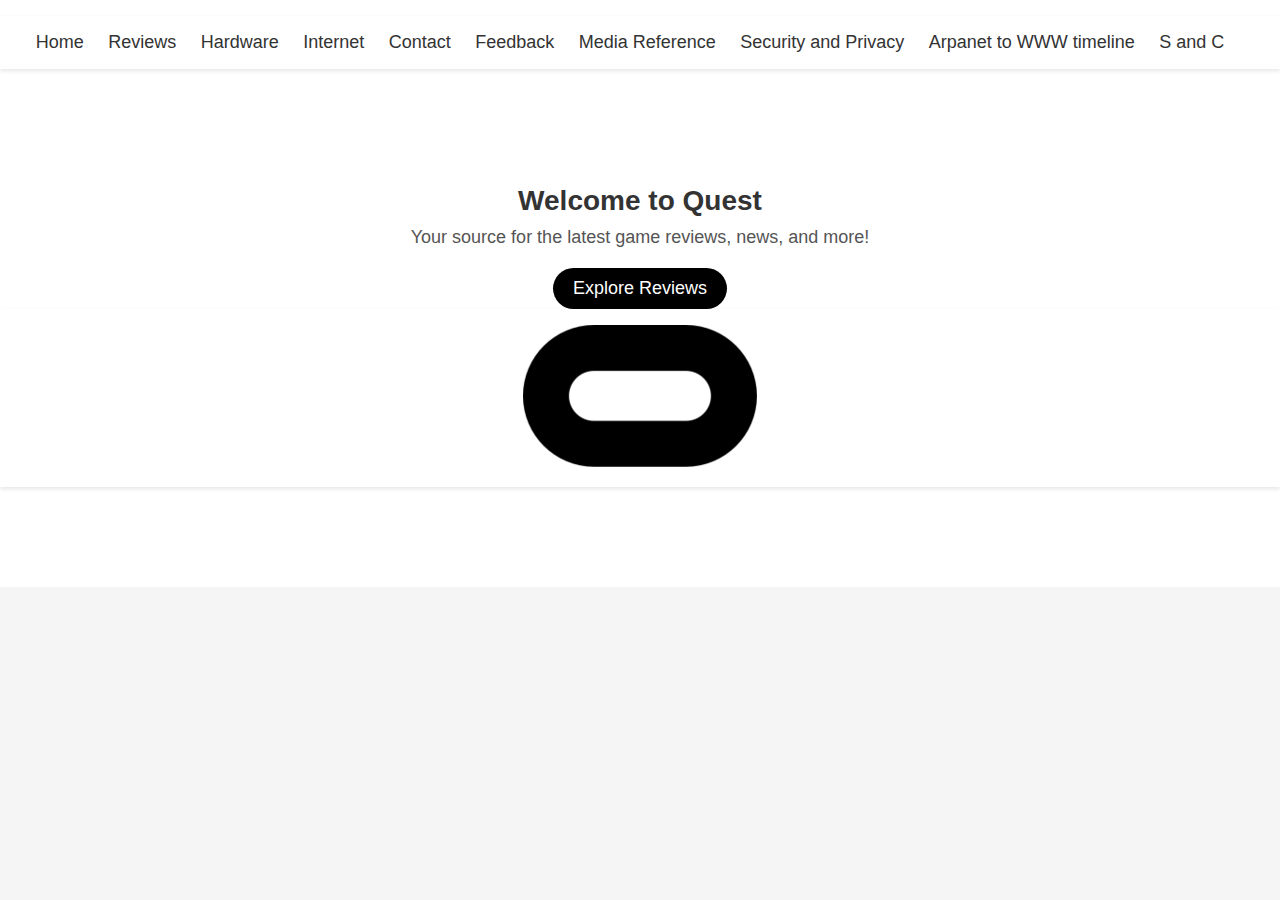
<file: index.html>
<!DOCTYPE html>
<html lang="en">
<script>document.addEventListener('DOMContentLoaded', function () {
  const moreInfoButton = document.getElementById('more-info-button');
  const moreInfoPopup = document.getElementById('more-info-popup');

  moreInfoButton.addEventListener('click', function () {
    moreInfoPopup.style.display = moreInfoPopup.style.display === 'block' ? 'none' : 'block';
  });

  window.addEventListener('click', function (event) {
    if (!moreInfoButton.contains(event.target)) {
      moreInfoPopup.style.display = 'none';
    }
  });
});
</script>
<head>
  <meta charset="UTF-8">
  <meta name="viewport" content="width=device-width, initial-scale=1.0">
  <link rel="stylesheet" href="styles.css">
  <title>Quest</title>
</head>
<header>
  <header>
    <nav>
      <ul>
        <li><a href="index.html">Home</a></li>
        <li><a href="reviews.html">Reviews</a></li>
        <li><a href="hardware.html">Hardware</a></li>
         <li><a href="internet.html">Internet</a></li>
        <li><a href="https://youtube.com/clip/Ugkx30p8QBdrBQZrfdUKmFZ5jx1QQk4d1pdX" target="_blank">Contact</a></li>
        <li><a href="feedback.html">Feedback</a></li>
        <li><a href="reference.html">Media Reference</a></li>
        <li><a href="securityandprivacy.html">Security and Privacy</a></li>
        <li><a href="Arpanet to WWW.html">Arpanet to WWW timeline</a></li>
        <li><a href="Styles and Clientele.html">S and C</a></li>
      </ul>
    </nav>
    </header>
      <main>
      </main>
  </header>
  <main>
  <section class="hero">
    <h2>Welcome to Quest</h2>
    <p>Your source for the latest game reviews, news, and more!</p>
    <a href="reviews.html" class="cta-button">Explore Reviews</a>
    <main>
<header><img src="logo.png" alt="Game Review"></header>
  </main>
  </section>
</main>
</body>
</html>
</file>
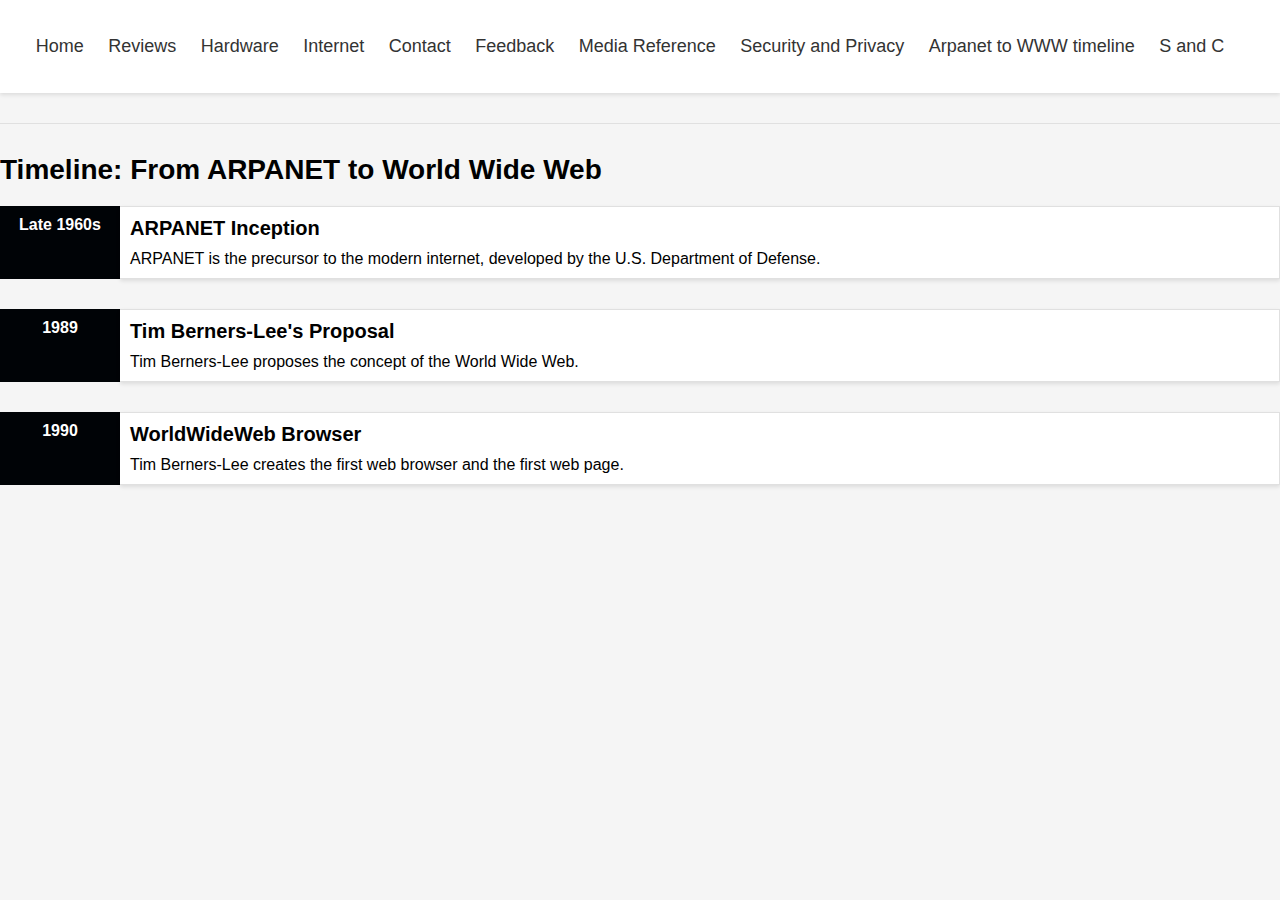
<file: Arpanet to WWW.html>
<html lang="en">
<head>
  <meta charset="UTF-8">
  <meta name="viewport" content="width=device-width, initial-scale=1.0">
  <link rel="stylesheet" href="styles.css">
  <title>Hardware - Quest</title>
</head>
<body> 
<header>
    <nav>
      <ul>
        <li><a href="index.html">Home</a></li>
        <li><a href="reviews.html">Reviews</a></li>
        <li><a href="hardware.html">Hardware</a></li>
         <li><a href="internet.html">Internet</a></li>
        <li><a href="https://youtube.com/clip/Ugkx30p8QBdrBQZrfdUKmFZ5jx1QQk4d1pdX" target="_blank">Contact</a></li>
        <li><a href="feedback.html">Feedback</a></li>
        <li><a href="reference.html">Media Reference</a></li>
        <li><a href="securityandprivacy.html">Security and Privacy</a></li>
        <li><a href="Arpanet to WWW.html">Arpanet to WWW timeline</a></li>
        <li><a href="Styles and Clientele.html">S and C</a></li>
      </ul>
    </nav>
    </header>
      </div>
  <main>
    <section class="timeline-section">
      <h2>Timeline: From ARPANET to World Wide Web</h2>
      <div class="timeline-item">
        <div class="timeline-date">Late 1960s</div>
        <div class="timeline-content">
          <h3>ARPANET Inception</h3>
          <p>ARPANET is the precursor to the modern internet, developed by the U.S. Department of Defense.</p>
        </div>
      </div>
      <div class="timeline-item">
        <div class="timeline-date">1989</div>
        <div class="timeline-content">
          <h3>Tim Berners-Lee's Proposal</h3>
          <p>Tim Berners-Lee proposes the concept of the World Wide Web.</p>
        </div>
      </div>
      <div class="timeline-item">
        <div class="timeline-date">1990</div>
        <div class="timeline-content">
          <h3>WorldWideWeb Browser</h3>
          <p>Tim Berners-Lee creates the first web browser and the first web page.</p>
        </div>
      </div>
      <!-- ... (add more timeline items) ... -->
    </section>
  </main>
</file>
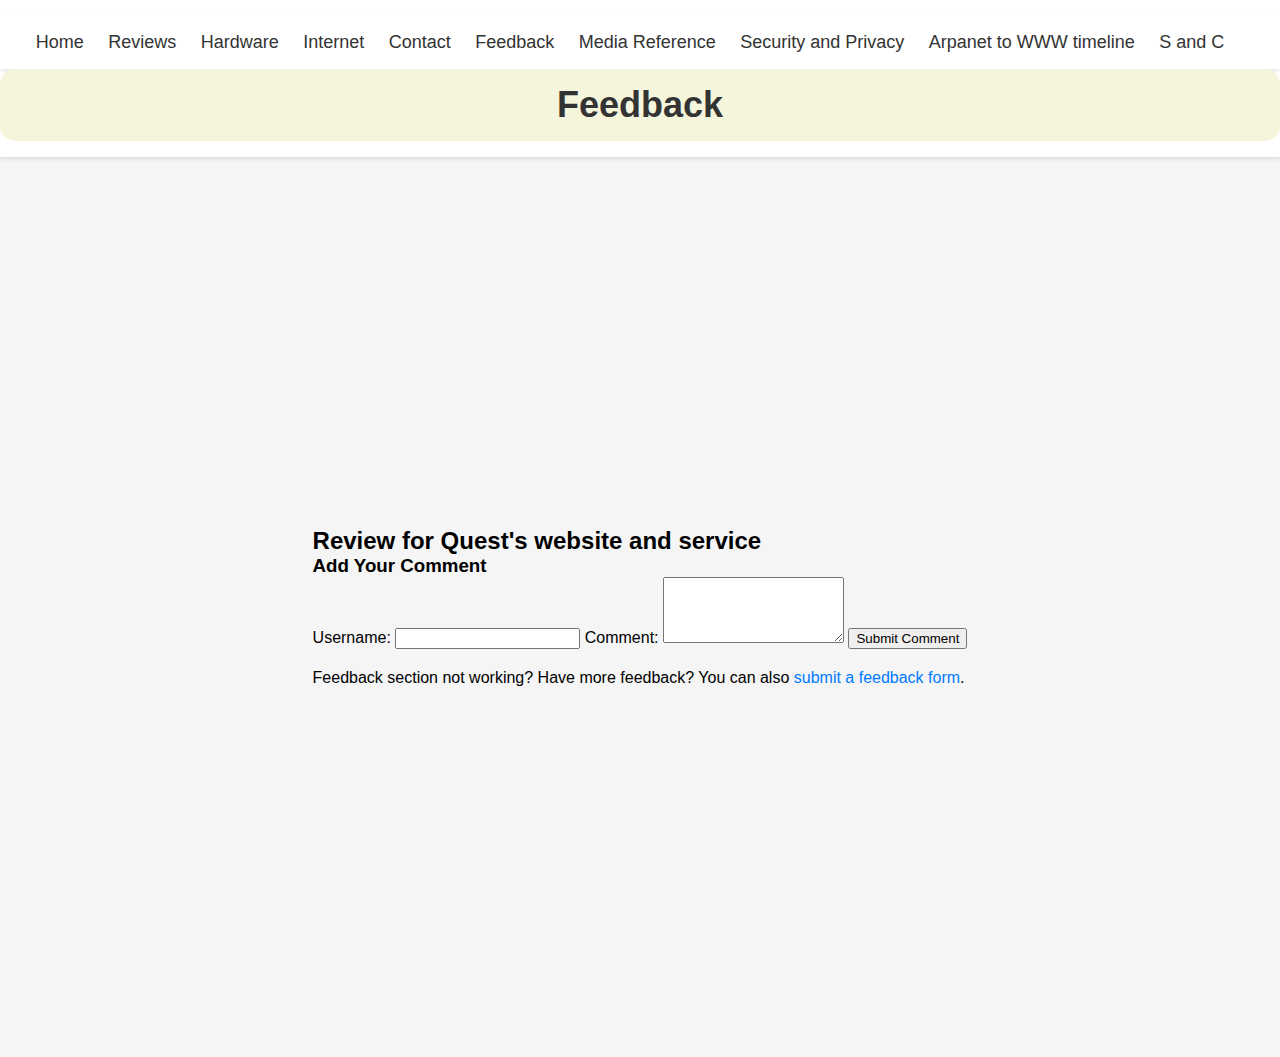
<file: feedback.html>
<!DOCTYPE html>
<html lang="en">
<head>
  <meta charset="UTF-8">
  <meta name="viewport" content="width=device-width, initial-scale=1.0">
  <link rel="stylesheet" href="styles.css">
  <title>Feedback - Quest</title>
</head>
<header>
      <body>
        <header>
          <nav>
            <ul>
        <li><a href="index.html">Home</a></li>
        <li><a href="reviews.html">Reviews</a></li>
        <li><a href="hardware.html">Hardware</a></li>
         <li><a href="internet.html">Internet</a></li>
        <li><a href="https://youtube.com/clip/Ugkx30p8QBdrBQZrfdUKmFZ5jx1QQk4d1pdX" target="_blank">Contact</a></li>
        <li><a href="feedback.html">Feedback</a></li>
        <li><a href="reference.html">Media Reference</a></li>
        <li><a href="securityandprivacy.html">Security and Privacy</a></li>
        <li><a href="Arpanet to WWW.html">Arpanet to WWW timeline</a></li>
        <li><a href="Styles and Clientele.html">S and C</a></li>
            </ul>
          </nav>
          </header>
          <div class="rounded-box">
            <h1>Feedback
            </h1>
            <main>
            </main>
        </header>
        <main>
            <div class="centered-content">
            <section class="game-review">
              <h2>Review for Quest's website and service</h2>
              <head>
                <meta charset="UTF-8">
                <meta name="viewport" content="width=device-width, initial-scale=1.0">
                <link rel="stylesheet" href="styles.css">
                <title>Quest</title>
              </head>
      <div class="add-comment">
        <h3>Add Your Comment</h3>
        <form id="comment-form" action="submit_comment.php" method="post">
          <label for="username">Username:</label>
          <input type="text" id="username" name="username" required>
          <label for="comment">Comment:</label>
          <textarea id="comment" name="comment" rows="4" required></textarea>
          <button type="submit">Submit Comment</button>
        </form>
        <div class="feedback-form">
        <p>Feedback section not working? Have more feedback? You can also <a href="https://form.jotform.com/232353170998867" target="_blank">submit a feedback form</a>.</p>
    </div>
    </div>
      </div>
    </section>
  </main>
  <script src="script.js"></script>
</body>
</section>
</main>
<script src="script.js"></script>
</body>
</html>
</file>
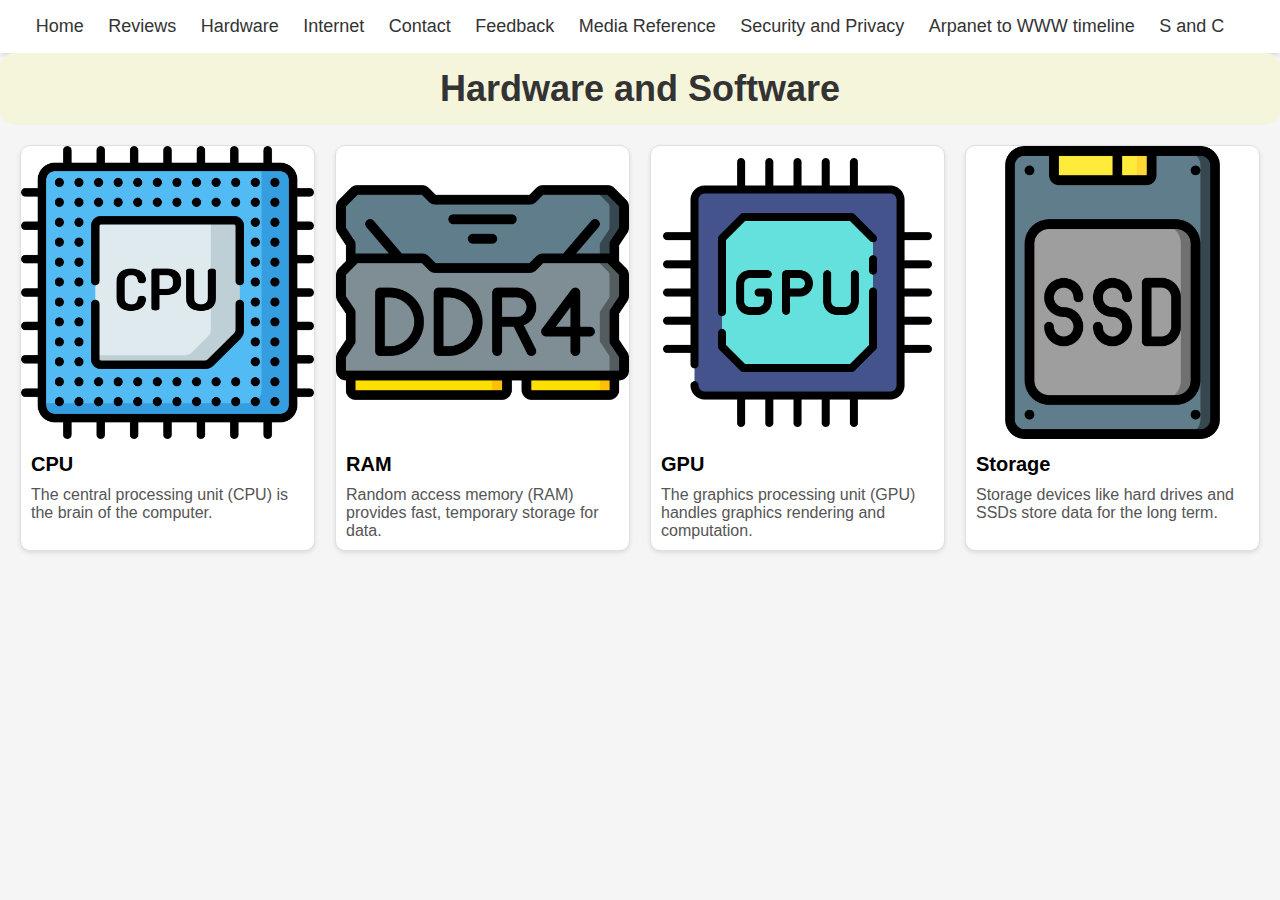
<file: hardware.html>
<!DOCTYPE html>
<html lang="en">
<head>
  <meta charset="UTF-8">
  <meta name="viewport" content="width=device-width, initial-scale=1.0">
  <link rel="stylesheet" href="styles.css">
  <title>Hardware - Quest</title>
</head>
<body> 
<header>
    <nav>
      <ul>
        <li><a href="index.html">Home</a></li>
        <li><a href="reviews.html">Reviews</a></li>
        <li><a href="hardware.html">Hardware</a></li>
         <li><a href="internet.html">Internet</a></li>
        <li><a href="https://youtube.com/clip/Ugkx30p8QBdrBQZrfdUKmFZ5jx1QQk4d1pdX" target="_blank">Contact</a></li>
        <li><a href="feedback.html">Feedback</a></li>
        <li><a href="reference.html">Media Reference</a></li>
        <li><a href="securityandprivacy.html">Security and Privacy</a></li>
        <li><a href="Arpanet to WWW.html">Arpanet to WWW timeline</a></li>
        <li><a href="Styles and Clientele.html">S and C</a></li>
      </ul>
    </nav>
    </header>
      <div class="rounded-box">
    <h1>Hardware and Software</h1>
      </div>
  <main>
    <section class="computer-components">
      <div class="component">
        <img src="cpu.png" alt="CPU">
        <h2>CPU</h2>
        <p>The central processing unit (CPU) is the brain of the computer.</p>
      </div>
      <div class="component">
        <img src="ram.png" alt="RAM">
        <h2>RAM</h2>
        <p>Random access memory (RAM) provides fast, temporary storage for data.</p>
      </div>
      <div class="component">
        <img src="gpu.png" alt="GPU">
        <h2>GPU</h2>
        <p>The graphics processing unit (GPU) handles graphics rendering and computation.</p>
      </div>
      <div class="component">
        <img src="storage.png" alt="Storage">
        <h2>Storage</h2>
        <p>Storage devices like hard drives and SSDs store data for the long term.</p>
      </div>
    </section>
  </main>
</file>
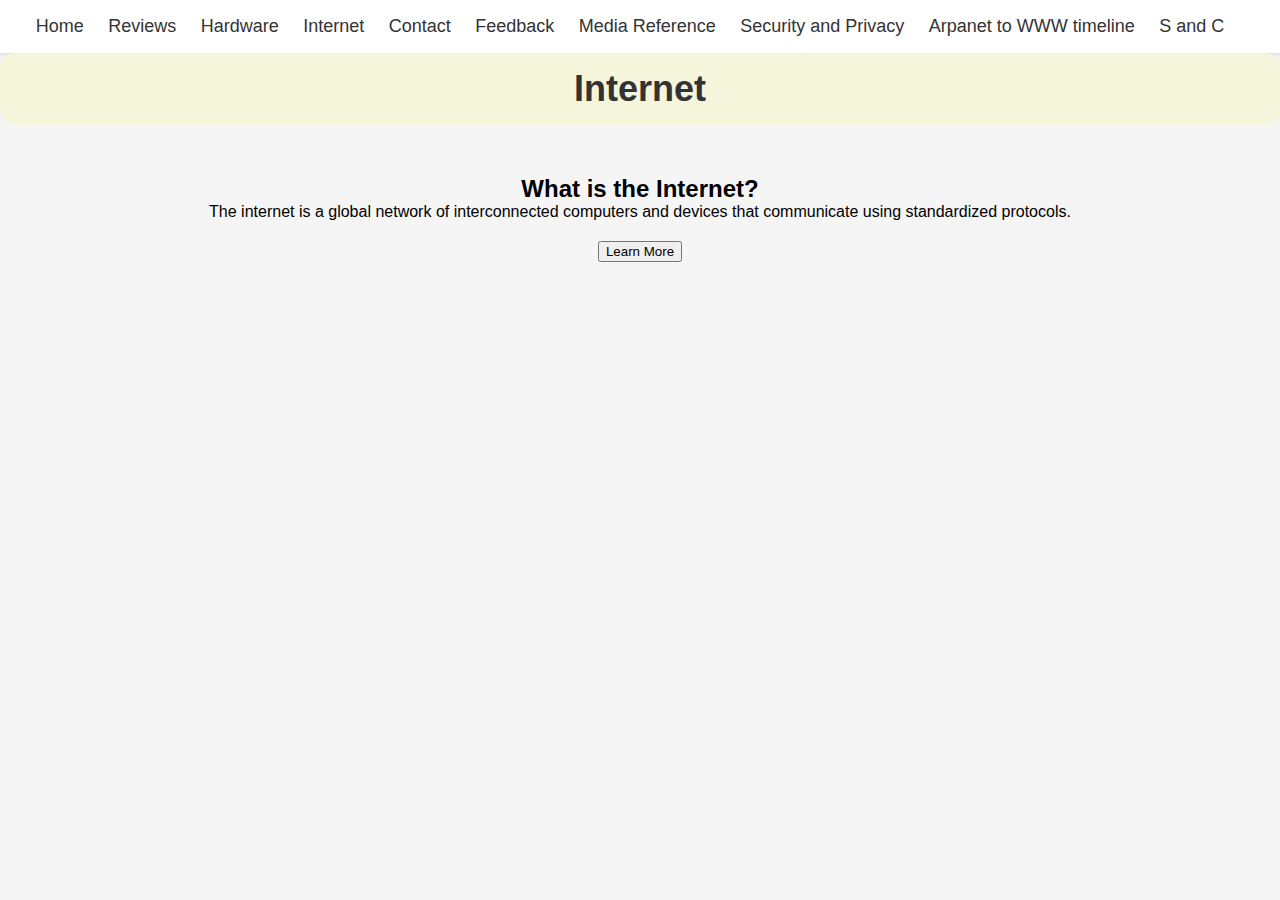
<file: internet.html>
<!DOCTYPE html>
<html lang="en">
<head>
  <meta charset="UTF-8">
  <meta name="viewport" content="width=device-width, initial-scale=1.0">
  <link rel="stylesheet" href="styles.css">
  <title>Internet - Quest</title>
</head>
<header>
    <nav>
      <ul>
        <li><a href="index.html">Home</a></li>
        <li><a href="reviews.html">Reviews</a></li>
        <li><a href="hardware.html">Hardware</a></li>
         <li><a href="internet.html">Internet</a></li>
        <li><a href="https://youtube.com/clip/Ugkx30p8QBdrBQZrfdUKmFZ5jx1QQk4d1pdX" target="_blank">Contact</a></li>
        <li><a href="feedback.html">Feedback</a></li>
        <li><a href="reference.html">Media Reference</a></li>
        <li><a href="securityandprivacy.html">Security and Privacy</a></li>
        <li><a href="Arpanet to WWW.html">Arpanet to WWW timeline</a></li>
        <li><a href="Styles and Clientele.html">S and C</a></li>
      </ul>
    </nav>
    </header>
      <div class="rounded-box">
    <h1>Internet</h1>
      </div>
<main>
  <section class="internet-content">
    <h2>What is the Internet?</h2>
    <p>The internet is a global network of interconnected computers and devices that communicate using standardized protocols.</p>
    <div class="interactive-button">
      <button id="more-info-button">Learn More</button>
      <div id="more-info-popup">
        <p>Discover how the internet works, its history, and its impact on society.</p>
        <p>The History of the Internet</p>
        <p>The internet has a rich history that dates back to the late 1960s. It originated as a research project called ARPANET by the United States Department of Defense's Advanced Research Projects Agency (ARPA).</p>
        <p>ARPANET's primary purpose was to create a decentralized and fault-tolerant communication network that could withstand nuclear attacks. In 1969, the first successful message transmission between two computers occurred, marking the birth of the modern internet.</p>
        <p>Over the years, the internet evolved into a global phenomenon. The development of protocols like TCP/IP (Transmission Control Protocol/Internet Protocol) paved the way for data exchange between different networks, leading to the creation of the World Wide Web (WWW) in the late 1980s.</p>
        <p>The World Wide Web revolutionized the way people access and share information. It introduced concepts like hyperlinks and web pages, making information easily navigable and accessible to a broad audience.</p>
        <p>Today, the internet is an integral part of modern life, enabling communication, commerce, education, entertainment, and much more.</p>
        </div>
        
<!-- ... (remaining HTML code) ... -->

  <script src="script.js"></script>
</file>
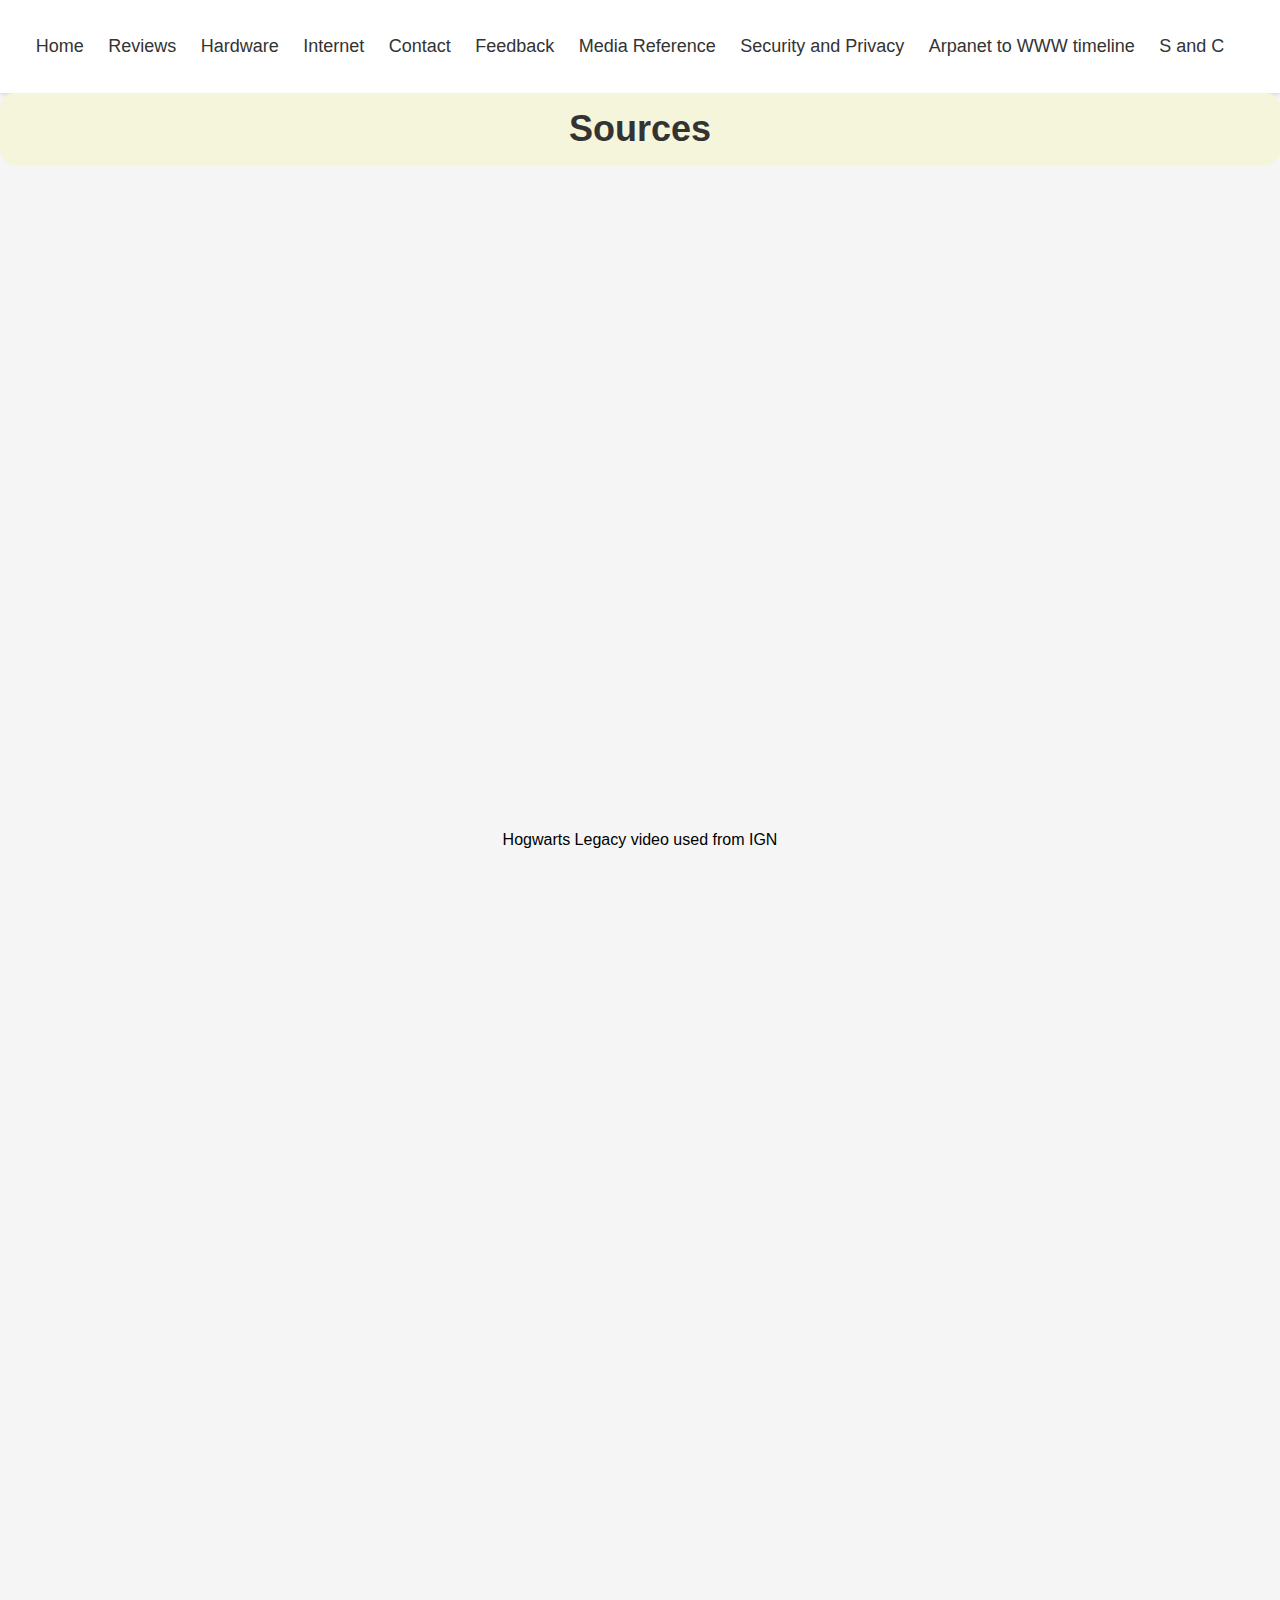
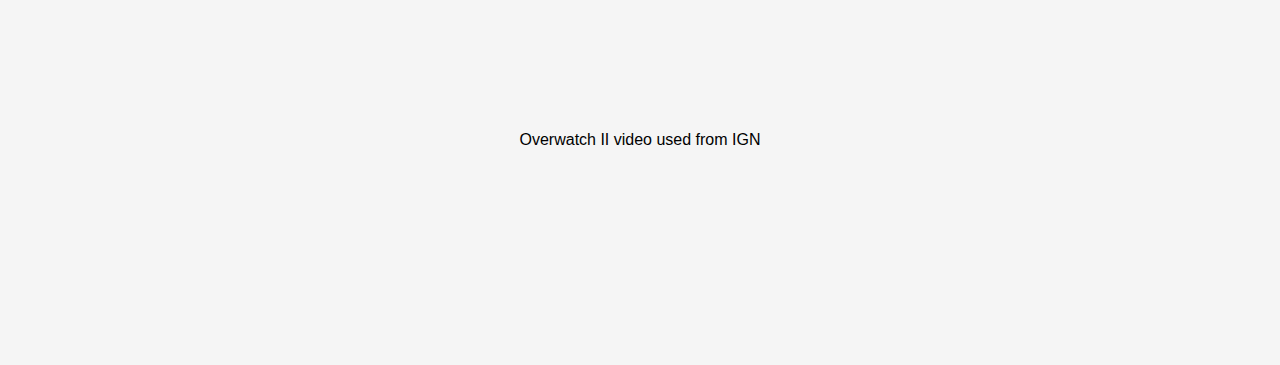
<file: reference.html>
<html>
<head>
  <meta charset="UTF-8">
  <meta name="viewport" content="width=device-width, initial-scale=1.0">
  <link rel="stylesheet" href="styles.css">
  <title>Media Reference - Quest</title>
</head>
<header>
    <nav>
      <ul>
        <li><a href="index.html">Home</a></li>
        <li><a href="reviews.html">Reviews</a></li>
        <li><a href="hardware.html">Hardware</a></li>
         <li><a href="internet.html">Internet</a></li>
        <li><a href="https://youtube.com/clip/Ugkx30p8QBdrBQZrfdUKmFZ5jx1QQk4d1pdX" target="_blank">Contact</a></li>
        <li><a href="feedback.html">Feedback</a></li>
        <li><a href="reference.html">Media Reference</a></li>
        <li><a href="securityandprivacy.html">Security and Privacy</a></li>
        <li><a href="Arpanet to WWW.html">Arpanet to WWW timeline</a></li>
        <li><a href="Styles and Clientele.html">S and C</a></li>
      </ul>
    </nav>
    </header>
      <div class="rounded-box">
    <h1>Sources
    </h1>
      </div>
  <main>
    <section class="game1">
  <div class="centered-content">
    <div class="video-container">
      <iframe width="800" height="450" src="https://www.youtube.com/embed/F6dZxoob8CY" frameborder="0" allowfullscreen></iframe>
    </div>
      <p>Hogwarts Legacy video used from IGN</p>
    </div>
  </div>
</section>
    <section class="game1">
  <div class="centered-content">
    <div class="video-container">
      <iframe width="800" height="450" src="https://www.youtube.com/embed/rs-TN9gXuP0" frameborder="0" allowfullscreen></iframe>
    </div>
      <p>Overwatch II video used from IGN</p>
    </div>
  </div>
</section>

  </main>
</body>
</html>
</file>
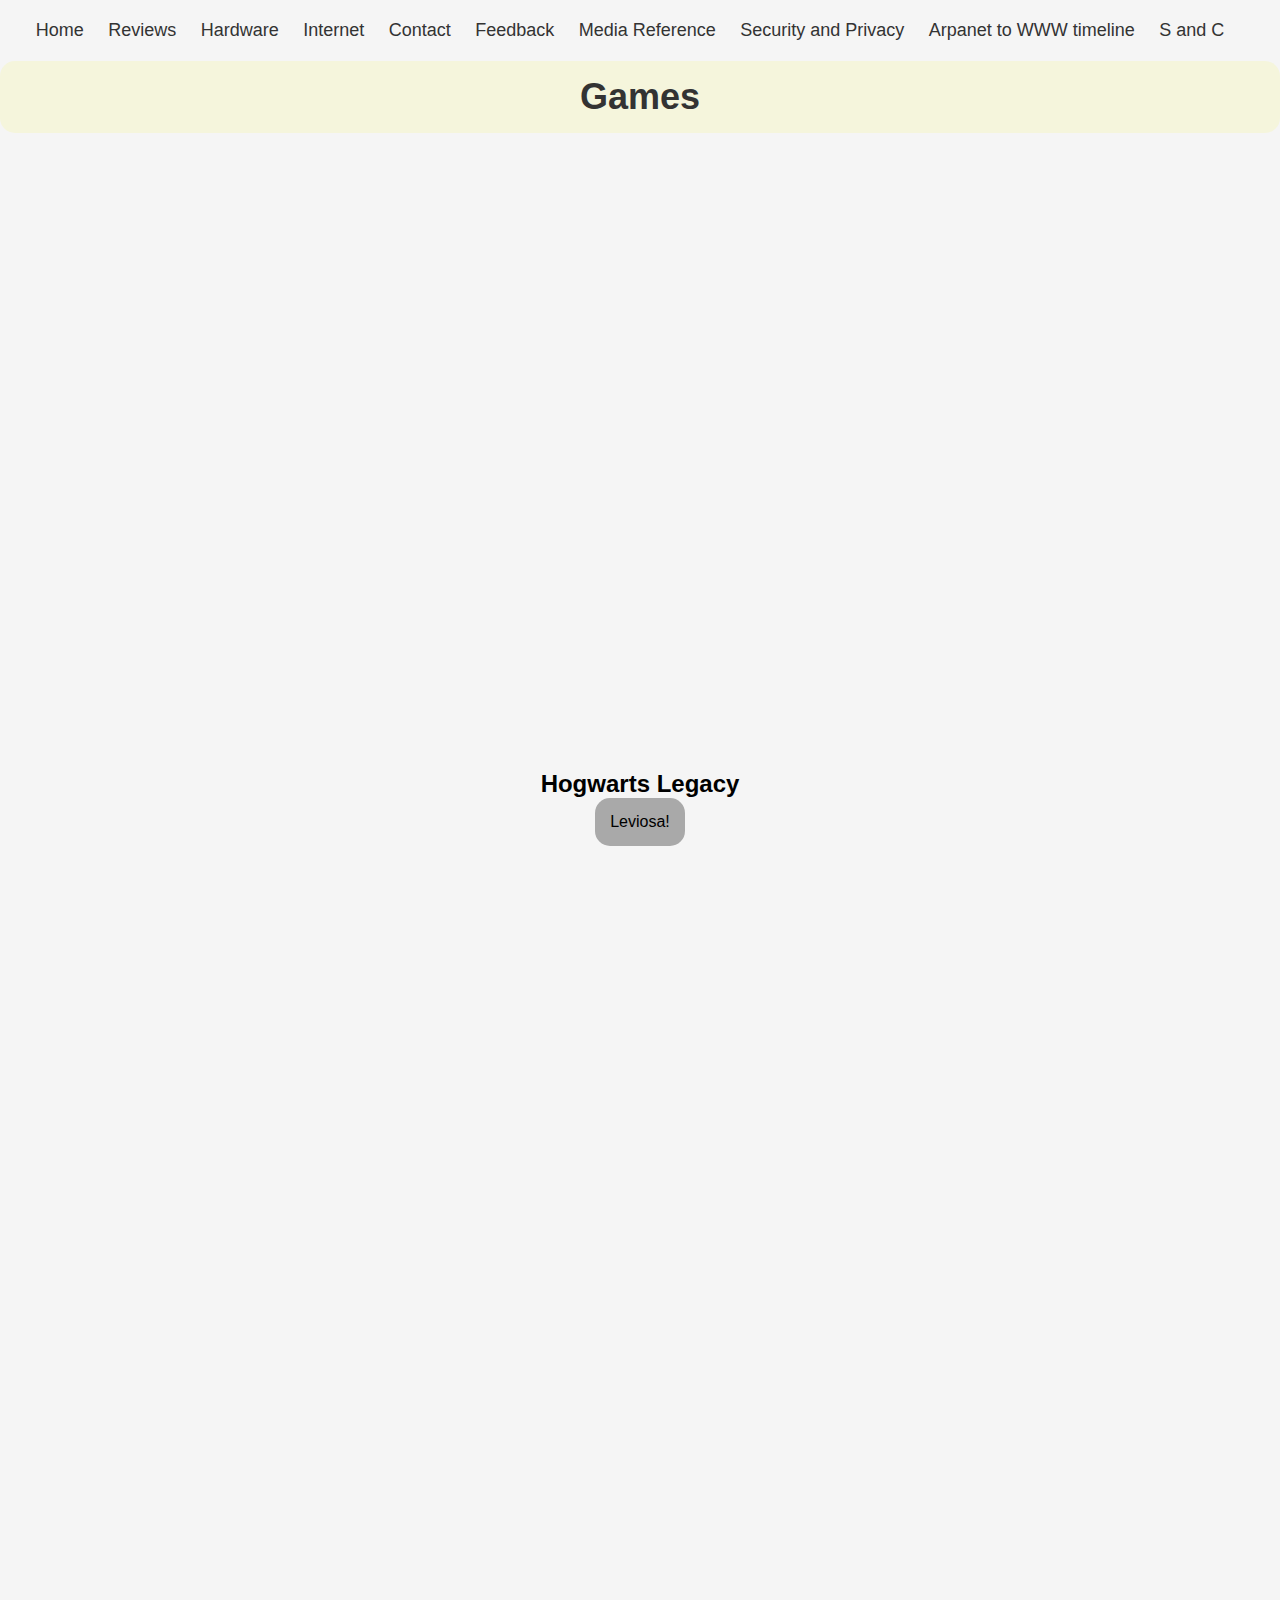
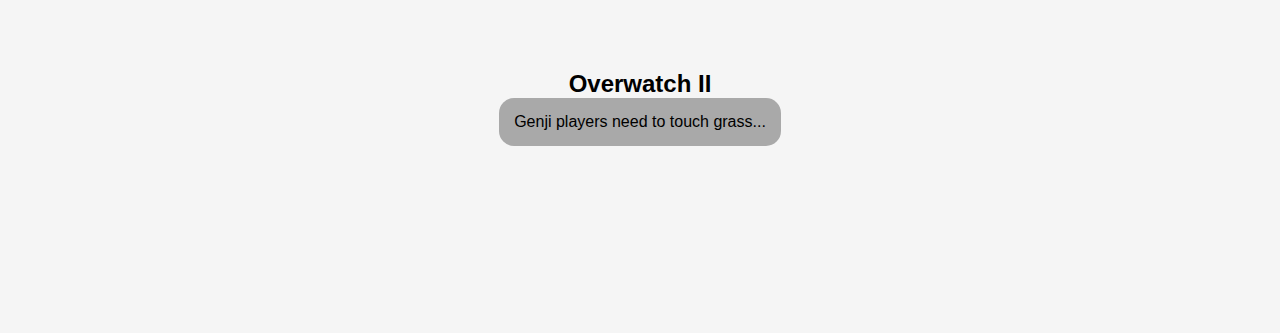
<file: reviews.html>
<html>
<head>
  <meta charset="UTF-8">
  <meta name="viewport" content="width=device-width, initial-scale=1.0">
  <link rel="stylesheet" href="styles.css">
  <title>Reviews - Quest</title>
</head>
<body>
  <body>
    <nav>
      <ul>
        <li><a href="index.html">Home</a></li>
        <li><a href="reviews.html">Reviews</a></li>
        <li><a href="hardware.html">Hardware</a></li>
         <li><a href="internet.html">Internet</a></li>
        <li><a href="https://youtube.com/clip/Ugkx30p8QBdrBQZrfdUKmFZ5jx1QQk4d1pdX" target="_blank">Contact</a></li>
        <li><a href="feedback.html">Feedback</a></li>
        <li><a href="reference.html">Media Reference</a></li>
        <li><a href="securityandprivacy.html">Security and Privacy</a></li>
        <li><a href="Arpanet to WWW.html">Arpanet to WWW timeline</a></li>
        <li><a href="Styles and Clientele.html">S and C</a></li>
      </ul>
    </nav>
  </body>
    </header>
      <div class="rounded-box">
    <h1>Games</h1>
      </div>
  <main>
    <section class="game1">
  <div class="centered-content">
    <div class="video-container">
      <iframe width="800" height="450" src="https://www.youtube.com/embed/F6dZxoob8CY" frameborder="0" allowfullscreen></iframe>
    </div>
    <h2>Hogwarts Legacy</h2>
    <div class="rounded-box2">
      <p>Leviosa!</p>
    </div>
  </div>
</section>
    <section class="game1">
  <div class="centered-content">
    <div class="video-container">
      <iframe width="800" height="450" src="https://www.youtube.com/embed/rs-TN9gXuP0" frameborder="0" allowfullscreen></iframe>
    </div>
    <h2>Overwatch II</h2>
    <div class="rounded-box2">
      <p>Genji players need to touch grass...</p>
    </div>
  </div>
</section>

  </main>
</body>
</html>
</file>
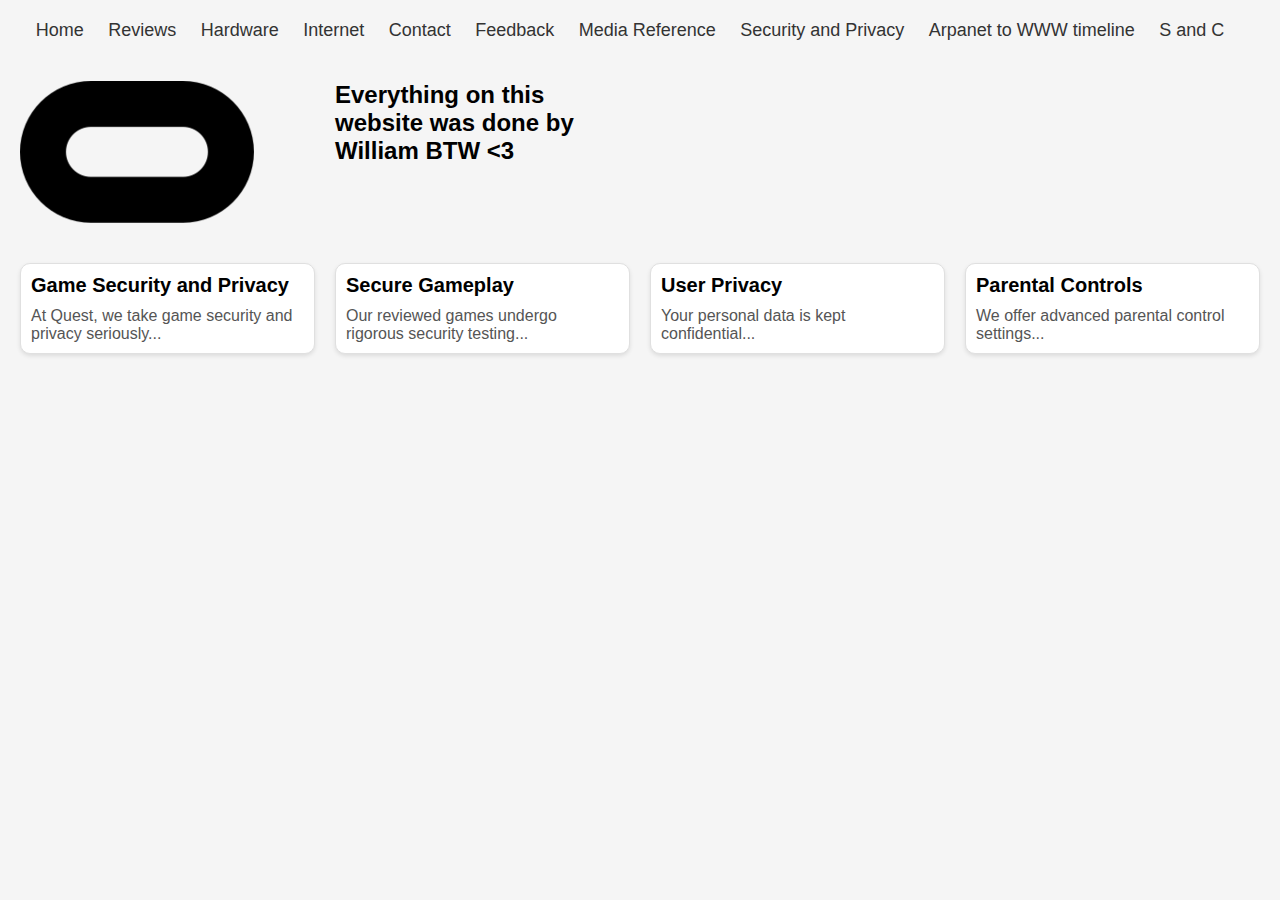
<file: securityandprivacy.html>
<html>
<head>
  <meta charset="UTF-8">
  <meta name="viewport" content="width=device-width, initial-scale=1.0">
  <link rel="stylesheet" href="styles.css">
  <title>Reviews - Quest</title>
</head>
<body>
  <body>
    <nav>
      <ul>
        <li><a href="index.html">Home</a></li>
        <li><a href="reviews.html">Reviews</a></li>
        <li><a href="hardware.html">Hardware</a></li>
         <li><a href="internet.html">Internet</a></li>
        <li><a href="https://youtube.com/clip/Ugkx30p8QBdrBQZrfdUKmFZ5jx1QQk4d1pdX" target="_blank">Contact</a></li>
        <li><a href="feedback.html">Feedback</a></li>
        <li><a href="reference.html">Media Reference</a></li>
        <li><a href="securityandprivacy.html">Security and Privacy</a></li>
        <li><a href="Arpanet to WWW.html">Arpanet to WWW timeline</a></li>
        <li><a href="Styles and Clientele.html">S and C</a></li>
      </ul>
    </nav>
  </body>
    </header>

<main>
  <section class="computer-components">
  <img src="logo.png" alt="Game Review">
  <h2>Everything on this website was done by William BTW <3</h2>
  </section>
  <section class="computer-components">
    <div class="component">
      <h2>Game Security and Privacy</h2>
      <p>At Quest, we take game security and privacy seriously...</p>
    </div>
    <div class="component">
      <h2>Secure Gameplay</h2>
      <p>Our reviewed games undergo rigorous security testing...</p>
    </div>
    <div class="component">
      <h2>User Privacy</h2>
      <p>Your personal data is kept confidential...</p>
    </div>
    <div class="component">
      <h2>Parental Controls</h2>
      <p>We offer advanced parental control settings...</p>
    </div>
  </section>
</main>
</html>
</file>
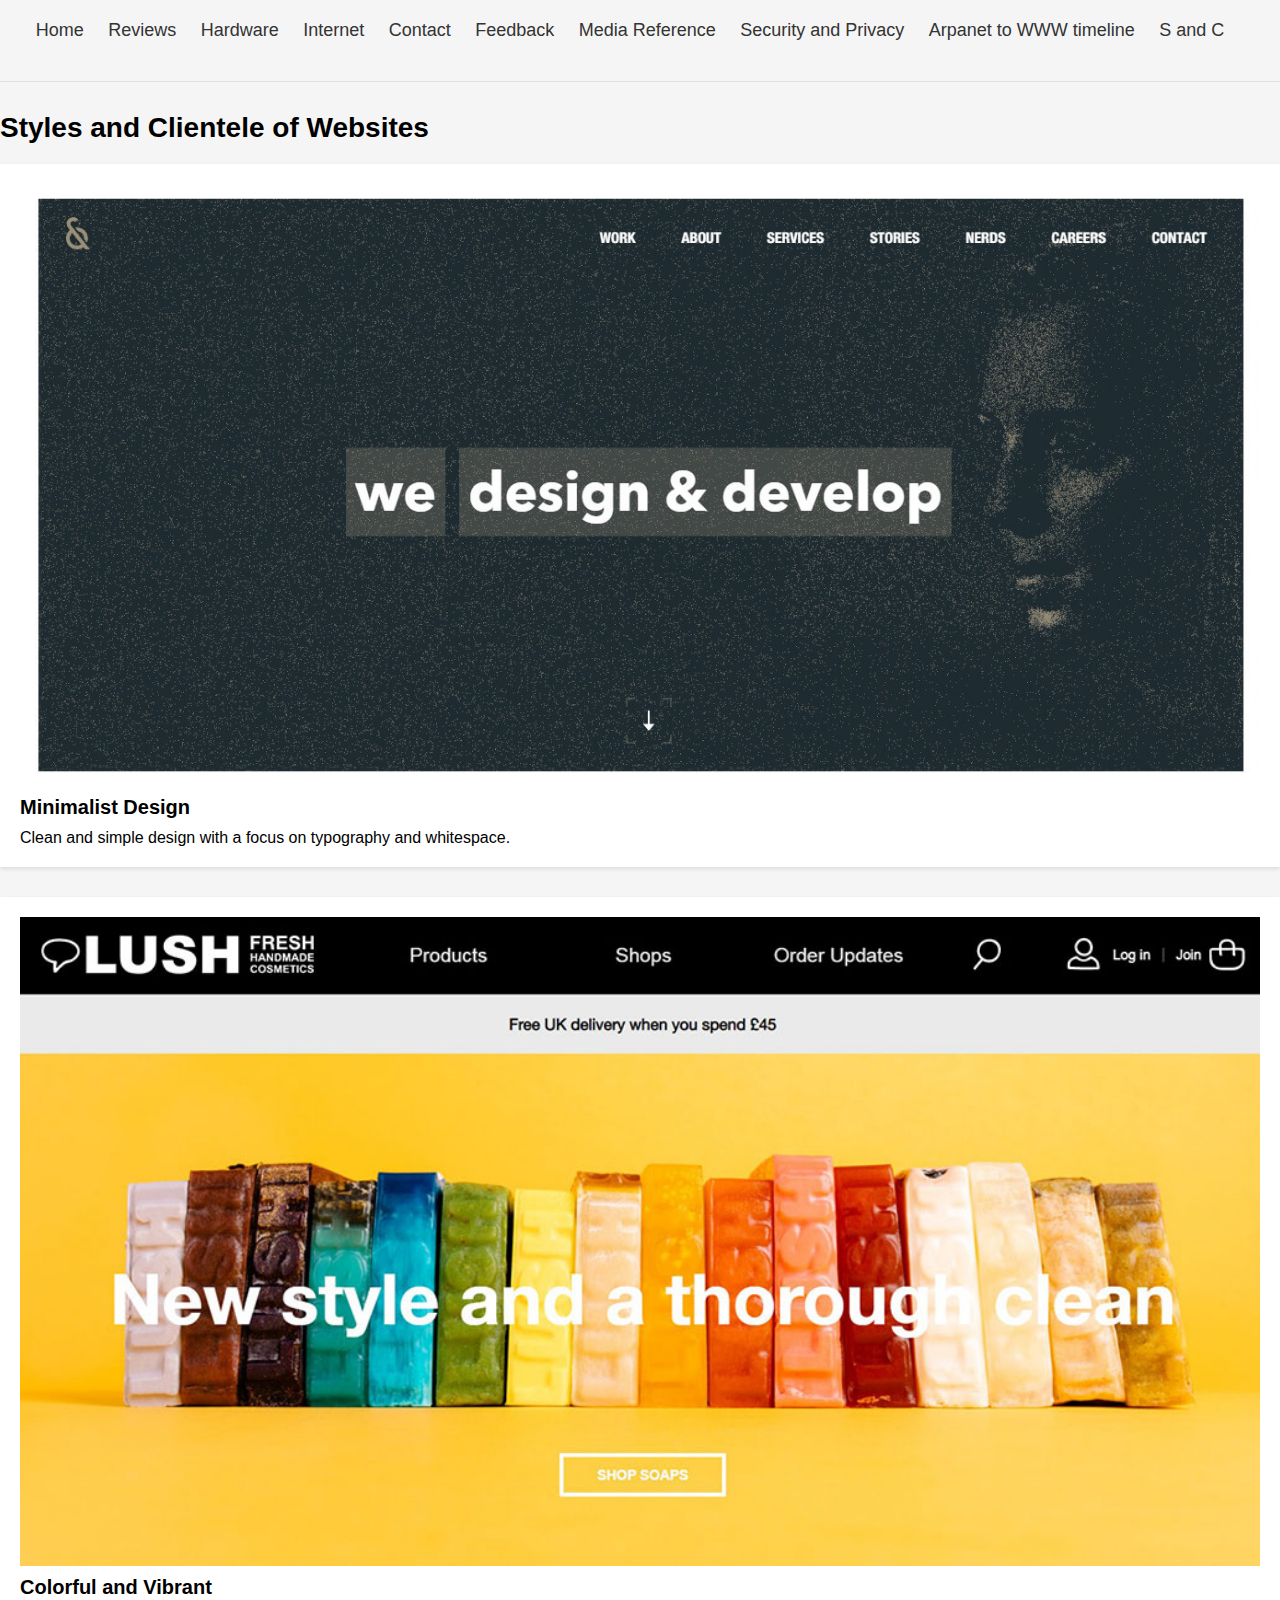
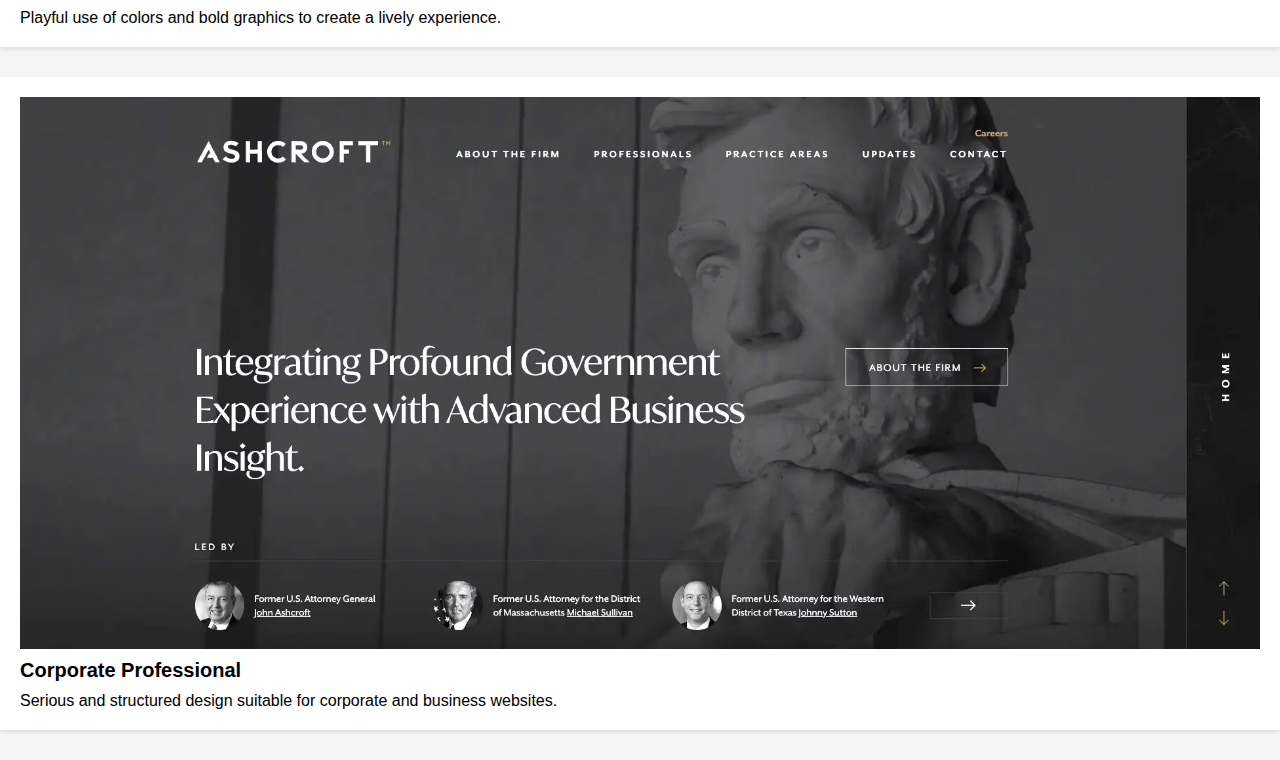
<file: Styles and Clientele.html>
<html>
<head>
  <meta charset="UTF-8">
  <meta name="viewport" content="width=device-width, initial-scale=1.0">
  <link rel="stylesheet" href="styles.css">
  <title>Reviews - Quest</title>
</head>
<body>
  <body>
    <nav>
      <ul>
        <li><a href="index.html">Home</a></li>
        <li><a href="reviews.html">Reviews</a></li>
        <li><a href="hardware.html">Hardware</a></li>
         <li><a href="internet.html">Internet</a></li>
        <li><a href="https://youtube.com/clip/Ugkx30p8QBdrBQZrfdUKmFZ5jx1QQk4d1pdX" target="_blank">Contact</a></li>
        <li><a href="feedback.html">Feedback</a></li>
        <li><a href="reference.html">Media Reference</a></li>
        <li><a href="securityandprivacy.html">Security and Privacy</a></li>
        <li><a href="Arpanet to WWW.html">Arpanet to WWW timeline</a></li>
        <li><a href="Styles and Clientele.html">S and C</a></li>
      </ul>
    </nav>
  </body>
    </header>
    <main>
        <section class="styles-and-clientele-section">
          <h2>Styles and Clientele of Websites</h2>
          <div class="style-item">
            <img src="Minimalist.jpg" alt="Style 1">
            <h3>Minimalist Design</h3>
            <p>Clean and simple design with a focus on typography and whitespace.</p>
          </div>
          <div class="style-item">
            <img src="Colorful and Vibrant.jpg" alt="Style 2">
            <h3>Colorful and Vibrant</h3>
            <p>Playful use of colors and bold graphics to create a lively experience.</p>
          </div>
          <div class="style-item">
            <img src="Corporate Professional.avif" alt="Style 3">
            <h3>Corporate Professional</h3>
            <p>Serious and structured design suitable for corporate and business websites.</p>
          </div>
          <!-- ... (add more style items) ... -->
        </section>
      </main>
    </body>
    </html>
</file>
<file: styles.css>
body {
  margin: 0;
  padding: 0;
  font-family: 'Trebuchet MS', sans-serif;
  background-color: #f5f5f5;
}

header {
  background-color: #fff;
  padding: 1rem 0;
  box-shadow: 0 2px 4px rgba(0, 0, 0, 0.1);
}

nav ul {
  list-style: none;
  margin: 10;
  padding: 10;
  text-align: center;
}

nav ul li {
  display: inline;
  margin-right: 20px;
}

nav ul li a {
  text-decoration: none;
  color: #333;
  font-size: 18px;
  transition: color 0.3s ease;
}

nav ul li a:hover {
  color: #555;
}

h1 {
  font-size: 36px;
  margin: 20px 0;
  color: #333;
  text-align: center;
}

.hero {
  text-align: center;
  padding: 100px 0;
  background-color: #fff;
}

.hero h2 {
  font-size: 28px;
  color: #333;
  margin-bottom: 10px;

}

.hero p {
  font-size: 18px;
  color: #555;
  margin-bottom: 20px;
}

.cta-button {
  display: inline-block;
  padding: 10px 20px;
  background-color: #000000;
  color: #fff;
  text-decoration: none;
  border-radius: 25px;
  font-size: 18px;
  transition: background-color 0.3s ease;
}
.cta-button2 {
  display: inline-block;
  padding: 7px 20px;
  background-color: #000000;
  color: #fff;
  text-decoration: inherit;
  border-radius: 9px;
  font-size: 16px;
  transition: background-color 0.3s ease;

}
.cta-button:hover {
  background-color: #c0c0c0;
  color: black; 
}
.cta-button2:hover {
  background-color: #c0c0c0;
  color: black; 
}

.centered-image {
  display: flex;
  justify-content: center;
  align-items: center;
  height: 100vh; /* Adjust as needed */
}

.centered-image img {
  max-width: 100%;
  max-height: 100%;
}

.centered-content {
  display: flex;
  flex-direction: column;
  justify-content: center;
  align-items: center;
  height: 100vh; /* Adjust as needed */
}

.centered-content img {
  max-width: 100%;
  max-height: 100%;
}

.rounded-box {
  background-color: beige;
  border-radius: 15px;
  padding: 15px;
  text-align: center;
}

.rounded-box2 {
  background-color: darkgray;
  border-radius: 15px;
  padding: 15px;
  text-align: center;
}

/* ... (previous CSS code) ... */

.news-list {
  display: grid;
  grid-template-columns: repeat(auto-fill, minmax(300px, 1fr));
  gap: 20px;
  padding: 20px;
}

.news-item {
  border: 1px solid #e0e0e0;
  border-radius: 10px;
  overflow: hidden;
  background-color: #fff;
  box-shadow: 0 2px 4px rgba(0, 0, 0, 0.1);
  transition: transform 0.2s ease;
}

.news-item:hover {
  transform: translateY(-5px);
}

.news-item img {
  width: 100%;
  height: auto;
  object-fit: cover;
  border-radius: 10px 10px 0 0;
}

.news-item h2 {
  font-size: 1.25rem;
  margin: 10px;
}

.news-item p {
  margin: 0 10px 10px;
  color: #555;
}

.read-more {
  display: inline-block;
  margin: 10px;
  padding: 5px 10px;
  background-color: #007BFF;
  color: #fff;
  text-decoration: none;
  border-radius: 5px;
}

.read-more:hover {
  background-color: #0056b3;
}

/* ... (previous CSS code) ... */

.computer-components {
  display: grid;
  grid-template-columns: repeat(auto-fill, minmax(250px, 1fr));
  column-gap: 20px;
  padding: 20px;
}

.component {
  border: 1px solid #e0e0e0;
  border-radius: 10px;
  overflow: hidden;
  background-color: #fff;
  box-shadow: 0 2px 4px rgba(0, 0, 0, 0.1);
  transition: transform 0.2s ease;
}

.component:hover {
  transform: translateY(-5px);
}

.component img {
  width: 100%;
  height: auto;
  object-fit: cover;
  border-radius: 10px 10px 0 0;
}

.component h2 {
  font-size: 1.25rem;
  margin: 10px;
}

.component p {
  margin: 0 10px 10px;
  color: #555;
}

/* ... (previous CSS code) ... */

.internet-content {
  text-align: center;
  padding: 50px;
}

.interactive-button {
  position: relative;
  margin-top: 20px;
  margin-bottom: auto;
}

#more-info-popup {
  display: none;    
  position: absolute;
  top: 80%;
  left: 50%;
  transform: translateX(-50%);
  background-color: #fff;
  border: 1px solid #e0e0e0;
  border-radius: 10px;
  padding: 10px;
  box-shadow: 1px 2px 4px rgba(0, 0, 0, 0.1);
}

/* ... (previous CSS code) ... */

.feedback-form {
  margin-top: 20px;
}

.feedback-form a {
  color: #007BFF;
  text-decoration: none;
}

.feedback-form a:hover {
  text-decoration: underline;
}

/* Reset some default styles */
body, h1, h2, h3, p, ul, li {
  margin: 0;
  padding: 0;
}



/* Main Content Styles */
.main-content {
  max-width: 800px;
  margin: 0 auto;
  padding: 20px;
  background-color: #fff;
  box-shadow: 0 2px 4px rgba(0, 0, 0, 0.1);
}

.media-reference {
  margin-top: 30px;
  padding-top: 30px;
  border-top: 1px solid #e0e0e0;
}

.media-item {
  margin-bottom: 20px;
}

.media-item h3 {
  font-size: 20px;
  margin-bottom: 10px;
}

/* ... (remaining CSS code) ... */

/* ... (previous CSS code) ... */

.logo {
  position: absolute;
  top: 10px;
  left: 10px;
}

.logo img {
  width: 50px; /* Adjust the width as needed */
  height: auto;
}



.security-section {
  margin-top: 30px;
  padding-top: 30px;
  border-top: 1px solid #e0e0e0;
}

.security-section h2 {
  font-size: 28px;
  margin-bottom: 20px;
}

.security-features {
  display: flex;
  justify-content: space-between;
  flex-wrap: wrap;
  margin-top: 20px;
}

.security-feature {
  flex-basis: calc(33.33% - 20px);
  padding: 20px;
  background-color: #f7f7f7;
  border-radius: 5px;
  box-shadow: 0 2px 4px rgba(0, 0, 0, 0.1);
  margin-bottom: 20px;
}

.security-feature h3 {
  font-size: 20px;
  margin-top: 10px;
  margin-bottom: 15px;
}

.security-feature img {
  width: 40px;
  height: 40px;
  margin-bottom: 10px;
}

.timeline-section {
  margin-top: 30px;
  padding-top: 30px;
  border-top: 1px solid #e0e0e0;
}

.timeline-section h2 {
  font-size: 28px;
  margin-bottom: 20px;
}

.timeline-item {
  display: flex;
  margin-bottom: 30px;
}

.timeline-date {
  flex: 0 0 100px;
  background-color: rgb(0, 3, 6);
  color: #fff;
  padding: 10px;
  text-align: center;
  font-weight: bold;
}

.timeline-content {
  flex: 1;
  padding: 10px;
  border: 1px solid #e0e0e0;
  border-left: none;
  background-color: #fff;
  box-shadow: 0 2px 4px rgba(0, 0, 0, 0.1);
}

.timeline-content h3 {
  font-size: 20px;
  margin-bottom: 10px;
}

.styles-and-clientele-section {
  margin-top: 30px;
  padding-top: 30px;
  border-top: 1px solid #e0e0e0;
}

.styles-and-clientele-section h2 {
  font-size: 28px;
  margin-bottom: 20px;
}

.style-item {
  padding: 20px;
  background-color: #fff;
  box-shadow: 0 2px 4px rgba(0, 0, 0, 0.1);
  margin-bottom: 30px;
}

.style-item img {
  width: 100%;
  height: auto;
  margin-bottom: 10px;
}

.style-item h3 {
  font-size: 20px;
  margin-bottom: 10px;
}
</file>
